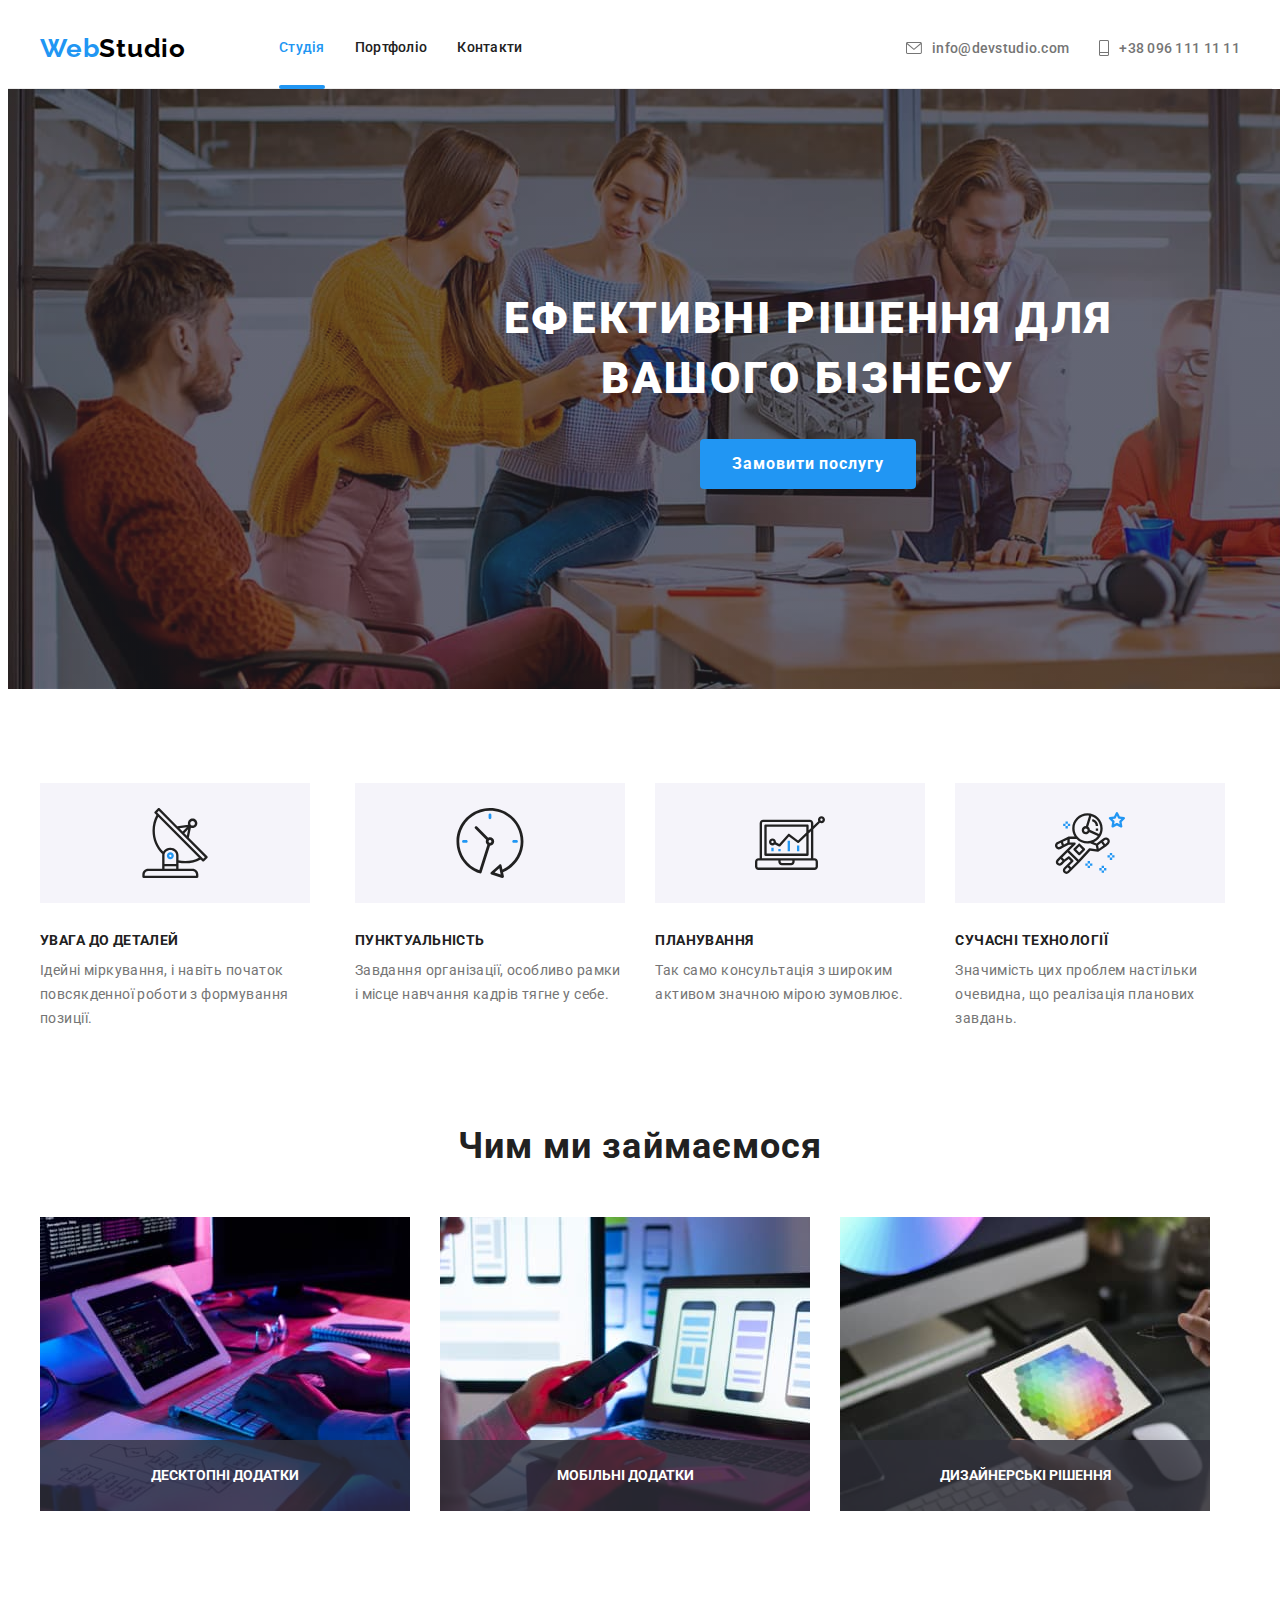
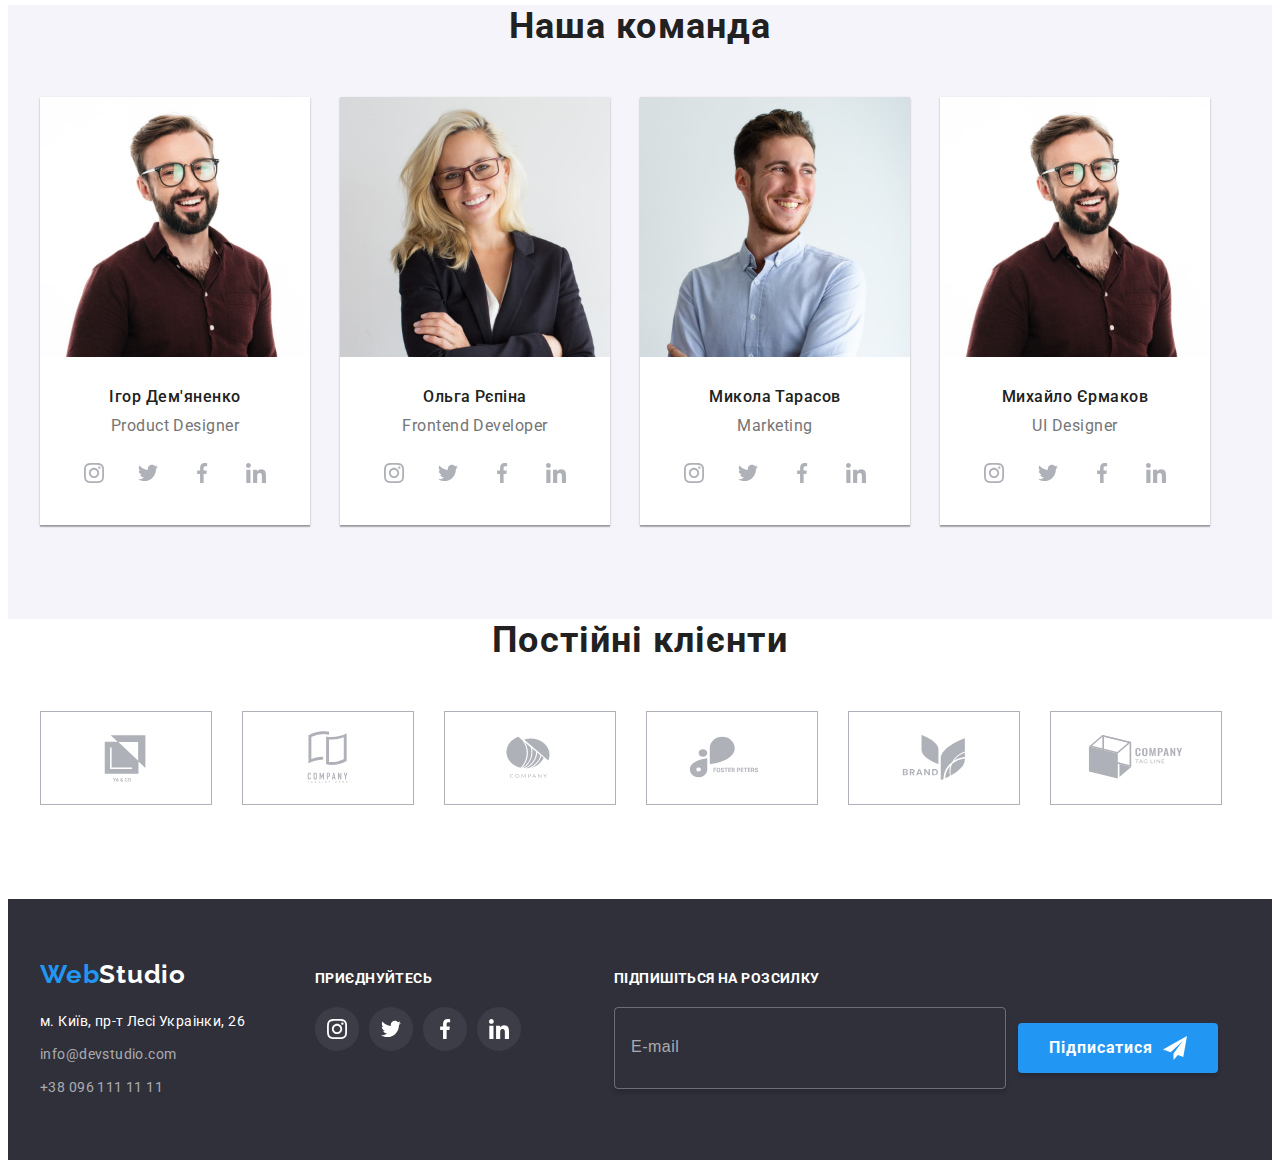
<file: index.html>
<!DOCTYPE html>
<html lang="uk">
  <head>
    <meta charset="UTF-8" />
    <meta name="vieport" content="width=device-width, initial-scale=1.0" />
    <title>Студія</title>
    <link rel="preconnect" href="https://fonts.googleapis.com" />
    <link rel="preconnect" href="https://fonts.gstatic.com" crossorigin />
    <link
      href="https://fonts.googleapis.com/css2?family=Raleway:wght@700&family=Roboto:wght@400;500;700;900&display=swap"
      rel="stylesheet"
    />
    <link
      rel="stylesheet"
      href="https://cdnjs.cloudflare.com/ajax/libs/modern-normalize/1.1.0/modern-normalize.min.css"
      integrity="sha512-wpPYUAdjBVSE4KJnH1VR1HeZfpl1ub8YT/NKx4PuQ5NmX2tKuGu6U/JRp5y+Y8XG2tV+wKQpNHVUX03MfMFn9Q=="
      crossorigin="anonymous"
      referrerpolicy="no-referrer"
    />
    <link rel="stylesheet" href="./css/styles.css" />
  </head>
  <body>
    <!--Header-->
    <header class="section-header">
      <div class="container header-flex">
        <!--Header Logo-->
        <div>
          <a class="logo link" href="./index.html"
            ><span class="logo-left">Web</span>Studio</a
          >
        </div>
        <!--Header Navigation-->
        <div>
          <ul class="nav-gap">
            <li class="list">
              <a href="./index.html" class="link nav-text current">Студія</a>
            </li>
            <li class="list">
              <a href="./portfolio.html" class="link nav-text">Портфоліо</a>
            </li>
            <li class="list">
              <a href="#contacts" class="link nav-text">Контакти</a>
            </li>
          </ul>
        </div>
        <!--Header Contacts-->
        <div class="contacts-left">
          <ul class="contacts-flex">
            <li class="list">
              <a href="mailto:info@devstudio.com" class="link contacts-text">
                <svg class="contacts-icon" width="16" height="12">
                  <use href="./images/icons.svg#icon-envelope"></use>
                </svg>
                info@devstudio.com</a
              >
            </li>
            <li class="list">
              <a href="tel:+380961111111" class="link contacts-text">
                <svg class="contacts-icon" width="10" height="16">
                  <use href="./images/icons.svg#icon-smartphone"></use>
                </svg>
                +38 096 111 11 11</a
              >
            </li>
          </ul>
        </div>
      </div>
    </header>
    <main>
      <!--Hero-->
      <section class="section hero">
        <div class="container hero image-hero">
          <h1 class="hero-title">Ефективні рішення для <br />вашого бізнесу</h1>
            <button type="button" class="hero-button" data-modal-open>Замовити послугу</button>
        </div>
      </section>
      <!--Qualities-->
      <section class="section">
        <div class="container">
          <h2 class="visually-hidden">Наші переваги</h2>
          <ul class="features list">
            <li>
              <div class="features-block">
                <svg width="70" height="70">
                  <use href="./images/icons.svg#icon-antenna"></use>
                </svg>
              </div>
              <h3>УВАГА ДО ДЕТАЛЕЙ</h3>
              <p>
                Ідейні міркування, і навіть початок повсякденної роботи з
                формування позиції.
              </p>
            </li>
            <li>
              <div class="features-block">
                <svg width="70" height="70">
                  <use href="./images/icons.svg#icon-clock"></use>
                </svg>
              </div>
              <h3>ПУНКТУАЛЬНІСТЬ</h3>
              <p>
                Завдання організації, особливо рамки і місце навчання кадрів
                тягне у себе.
              </p>
            </li>
            <li>
              <div class="features-block">
                <svg width="70" height="70">
                  <use href="./images/icons.svg#icon-diagram"></use>
                </svg>
              </div>
              <h3>ПЛАНУВАННЯ</h3>
              <p>
                Так само консультація з широким активом значною мірою зумовлює.
              </p>
            </li>
            <li>
              <div class="features-block">
                <svg width="70" height="70">
                  <use href="./images/icons.svg#icon-astronaut"></use>
                </svg>
              </div>
              <h3>СУЧАСНІ ТЕХНОЛОГІЇ</h3>
              <p>
                Значимість цих проблем настільки очевидна, що реалізація
                планових завдань.
              </p>
            </li>
          </ul>
        </div>
      </section>

      <!--What We Do-->

      <section class="section">
        <div class="container">
          <h2 class="title">Чим ми займаємося</h2>
          <ul class="list wwd">
            <li class="list wwd-list">
              <img
                src="./images/hands.jpeg"
                alt="Руки на клавіатурі"
                width="370"
              />
              <p class="wwd-text">Десктопні додатки</p>
            </li>
            <li class="list wwd-list">
              <img src="./images/templates.jpeg" alt="Шаблони" width="370" />
              <p class="wwd-text">Мобільні додатки</p>
            </li>
            <li class="list wwd-list">
              <img src="./images/palette.jpeg" alt="Палітра" width="370" />
              <p class="wwd-text">Дизайнерські рішення</p>
            </li>
          </ul>
        </div>
      </section>

      <!--Our Team-->

      <section class="team section">
        <div class="container">
          <h2 class="title">Наша команда</h2>
          <ul class="list flex">
            <li class="item">
              <img src="./images/igor.jpeg" alt="Ігор Дем'яненко" width="270" />
              <div class="team-pad">
                <h3>Ігор Дем'яненко</h3>
                <p lang="en">Product Designer</p>
                <ul class="team-social-list list">
                  <li class="team-social-item">
                    <a class="round link" href="">
                      <svg class="icon" width="20" height="20">
                        <use href="./images/icons.svg#icon-instagram"></use>
                      </svg>
                    </a>
                  </li>

                  <li class="team-social-item">
                    <a class="round link" href="">
                      <svg class="icon" width="20" height="20">
                        <use href="./images/icons.svg#icon-twitter"></use>
                      </svg>
                    </a>
                  </li>

                  <li class="team-social-item">
                    <a class="round link" href="">
                      <svg class="icon" width="20" height="20">
                        <use href="./images/icons.svg#icon-facebook"></use>
                      </svg>
                    </a>
                  </li>

                  <li class="team-social-item">
                    <a class="round link" href="">
                      <svg class="icon" width="20" height="20">
                        <use href="./images/icons.svg#icon-linkedin"></use>
                      </svg>
                    </a>
                  </li>
                </ul>
              </div>
            </li>
            <li class="item">
              <img src="./images/olga.jpeg" alt="Ольга Рєпіна" width="270" />
              <div class="team-pad">
                <h3>Ольга Рєпіна</h3>
                <p lang="en">Frontend Developer</p>
                <ul class="team-social-list list">
                  <li class="team-social-item">
                    <a class="round link" href="">
                      <svg class="icon" width="20" height="20">
                        <use href="./images/icons.svg#icon-instagram"></use>
                      </svg>
                    </a>
                  </li>

                  <li class="team-social-item">
                    <a class="round link" href="">
                      <svg class="icon" width="20" height="20">
                        <use href="./images/icons.svg#icon-twitter"></use>
                      </svg>
                    </a>
                  </li>

                  <li class="team-social-item">
                    <a class="round link" href="">
                      <svg class="icon" width="20" height="20">
                        <use href="./images/icons.svg#icon-facebook"></use>
                      </svg>
                    </a>
                  </li>

                  <li class="team-social-item">
                    <a class="round link" href="">
                      <svg class="icon" width="20" height="20">
                        <use href="./images/icons.svg#icon-linkedin"></use>
                      </svg>
                    </a>
                  </li>
                </ul>
              </div>
            </li>
            <li class="item">
              <img
                src="./images/mykola.jpeg"
                alt="Микола Тарасов"
                width="270"
              />
              <div class="team-pad">
                <h3>Микола Тарасов</h3>
                <p lang="en">Marketing</p>
                <ul class="team-social-list list">
                  <li class="team-social-item">
                    <a class="round link" href="">
                      <svg class="icon" width="20" height="20">
                        <use href="./images/icons.svg#icon-instagram"></use>
                      </svg>
                    </a>
                  </li>

                  <li class="team-social-item">
                    <a class="round link" href="">
                      <svg class="icon" width="20" height="20">
                        <use href="./images/icons.svg#icon-twitter"></use>
                      </svg>
                    </a>
                  </li>

                  <li class="team-social-item">
                    <a class="round link" href="">
                      <svg class="icon" width="20" height="20">
                        <use href="./images/icons.svg#icon-facebook"></use>
                      </svg>
                    </a>
                  </li>

                  <li class="team-social-item">
                    <a class="round link" href="">
                      <svg class="icon" width="20" height="20">
                        <use href="./images/icons.svg#icon-linkedin"></use>
                      </svg>
                    </a>
                  </li>
                </ul>
              </div>
            </li>
            <li class="item">
              <img src="./images/igor.jpeg" alt="Михайло Єрмаков" width="270" />
              <div class="team-pad">
                <h3>Михайло Єрмаков</h3>
                <p lang="en">UI Designer</p>
                <ul class="team-social-list list">
                  <li class="team-social-item">
                    <a class="round link" href="">
                      <svg class="icon" width="20" height="20">
                        <use href="./images/icons.svg#icon-instagram"></use>
                      </svg>
                    </a>
                  </li>

                  <li class="team-social-item">
                    <a class="round link" href="">
                      <svg class="icon" width="20" height="20">
                        <use href="./images/icons.svg#icon-twitter"></use>
                      </svg>
                    </a>
                  </li>

                  <li class="team-social-item">
                    <a class="round link" href="">
                      <svg class="icon" width="20" height="20">
                        <use href="./images/icons.svg#icon-facebook"></use>
                      </svg>
                    </a>
                  </li>

                  <li class="team-social-item">
                    <a class="round link" href="">
                      <svg class="icon" width="20" height="20">
                        <use href="./images/icons.svg#icon-linkedin"></use>
                      </svg>
                    </a>
                  </li>
                </ul>
              </div>
            </li>
          </ul>
        </div>
      </section>

      <!--Секція постійних клієнтів-->
      <section class="section">
        <div class="container">
          <h2 class="title">Постійні клієнти</h2>
          <ul class="client-list">
            <li class="list">
              <a class="client-link link" href="">
                <svg class="client-icon" width="106" height="60">
                  <use href="./images/icons.svg#icon-logo1"></use>
                </svg>
              </a>
            </li>
            <li class="list">
              <a class="client-link link" href="">
                <svg class="client-icon" width="106" height="60">
                  <use href="./images/icons.svg#icon-logo2"></use>
                </svg>
              </a>
            </li>
            <li class="list">
              <a class="client-link link" href="">
                <svg class="client-icon" width="106" height="60">
                  <use href="./images/icons.svg#icon-logo3"></use>
                </svg>
              </a>
            </li>
            <li class="list">
              <a class="client-link link" href="">
                <svg class="client-icon" width="106" height="60">
                  <use href="./images/icons.svg#icon-logo4"></use>
                </svg>
              </a>
            </li>

            <li class="list">
              <a class="client-link link" href="">
                <svg class="client-icon" width="106" height="60">
                  <use href="./images/icons.svg#icon-logo5"></use>
                </svg>
              </a>
            </li>
            <li class="list">
              <a class="client-link link" href="">
                <svg class="client-icon" width="106" height="60">
                  <use href="./images/icons.svg#icon-logo6"></use>
                </svg>
              </a>
            </li>
          </ul>
        </div>
      </section>
    </main>

    <!--Footer-->
    <footer class="section-footer">
      <div class="container">
        <div class="footer-container">
          <div class="footer-contact-container">

            <!--Footer Logo-->
            <a class="logo link logo-white push-margins" href="./index.html"
              ><span class="logo-left">Web</span>Studio</a
            >
            <!--Footer Contacts-->
            <address id="contacts">
              <ul class="list footer-contacts">
                <li class="list">
                  <a
                    class="link footer-contact push-margins-contacts"
                    href="https://goo.gl/maps/CPtrU1FHBa2aNyZL9"
                    target="_blank"
                    rel="noopener noreferrer nofollow"
                    >м. Київ, пр-т Лесі Украінки, 26</a
                  >
                </li>
                <li class="list">
                  <a
                    class="link footer-contact push-margins-contacts darkened"
                    href="mailto:info@devstudio.com"
                    >info@devstudio.com</a
                  >
                </li>
                <li class="list">
                  <a
                    class="link footer-contact darkened"
                    href="tel:+380961111111"
                    >+38 096 111 11 11</a
                  >
                </li>
              </ul>
            </address>
          </div>
          <div>
            <p class="appeal">приєднуйтесь</p>
            <!--Footer Social Networks List-->
            <ul class="footer-social-list">
              <li class="footer-social-item list">
                <a class="footer-social-link" href="">
                  <svg class="footer-social-icon" width="20" height="20">
                    <use href="./images/icons.svg#icon-instagram"></use>
                  </svg>
                </a>
              </li>
              <li class="footer-social-item list">
                <a class="footer-social-link" href="">
                  <svg class="footer-social-icon" width="20" height="20">
                    <use href="./images/icons.svg#icon-twitter"></use>
                  </svg>
                </a>
              </li>
              <li class="footer-social-item list">
                <a class="footer-social-link" href="">
                  <svg class="footer-social-icon" width="20" height="20">
                    <use href="./images/icons.svg#icon-facebook"></use>
                  </svg>
                </a>
              </li>
              <li class="footer-social-item list">
                <a class="footer-social-link" href="">
                  <svg class="footer-social-icon" width="20" height="20">
                    <use href="./images/icons.svg#icon-linkedin"></use>
                  </svg>
                </a>
              </li>
            </ul>
          </div>
          <div>
            <form name="subscribe-form" class="push-left">
              <p class="subscribe-title">Підпишіться на розсилку</p>
              <div class="subscribe-block">
                <input
                  class="subscribe-input"
                  type="email"
                  name="email"
                  id="email"
                  placeholder="E-mail"
                />
                <button class="subscribe-button" type="submit">
                  Підписатися<svg class="subscribe-icon" width="24" height="24">
                    <use href="./images/icons.svg#icon-send"></use>
                  </svg>
                </button>
              </div>
            </form>
          </div>
        </div>
      </div>
    </footer>
    <div class="backdrop is-hidden" data-modal>
      <div class="modal">
        <button type="button" class="button-close" data-modal-close>
          <svg class="close-icon" width="18" height="18">
            <use href="./images/icons.svg#icon-close-black"></use>
          </svg>
        </button>
        <p class="data-form-title">Залиште свої дані, ми вам передзвонимо</p>
        <form class="data-form" name="data-form">
          <label class="data-label" for="name">Ім'я</label>
          <div class="data-input-block">
            <input class="data-input" type="text" name="name" id="name" />
            <svg class="data-icon" width="18" height="18">
              <use href="./images/icons.svg#icon-person-black"></use>
            </svg>
          </div>
          <label class="data-label" for="tel">Телефон</label>
          <div class="data-input-block">
            <input class="data-input" type="tel" name="tel" id="tel" />
            <svg class="data-icon" width="18" height="18">
              <use href="./images/icons.svg#icon-phone-black"></use>
            </svg>
          </div>
          <label class="data-label" for="email">Пошта</label>
          <div class="data-input-block">
            <input class="data-input" type="email" name="email" id="email" />
            <svg class="data-icon" width="18" height="18">
              <use href="./images/icons.svg#icon-email-black"></use>
            </svg>
          </div>
          <label class="data-label" for="comment">Коментар</label>
          <textarea
            class="data-comment"
            name="comment"
            id="comment"
            placeholder="Введіть текст"
          ></textarea>
          <label class="data-check-label">
            <input class="visually-hidden data-checkbox" type="checkbox" name="agreement" />
            <div class="data-check-border">
              <svg class="data-check-icon" width="16" height="15">
                <use href="./images/icons.svg#icon-check"></use>
              </svg>
            </div>
            <p class="data-agreement">
              Погоджуюся з розсилкою та приймаю <a href="#" class="data-link">Умови договору</a>
            </p>
          </label>
          <button class="data-button" type="submit">Відправити</button>
        </form>
      </div>
    </div>
    <script src="./js/modal.js"></script>
  </body>
</html>
</file>
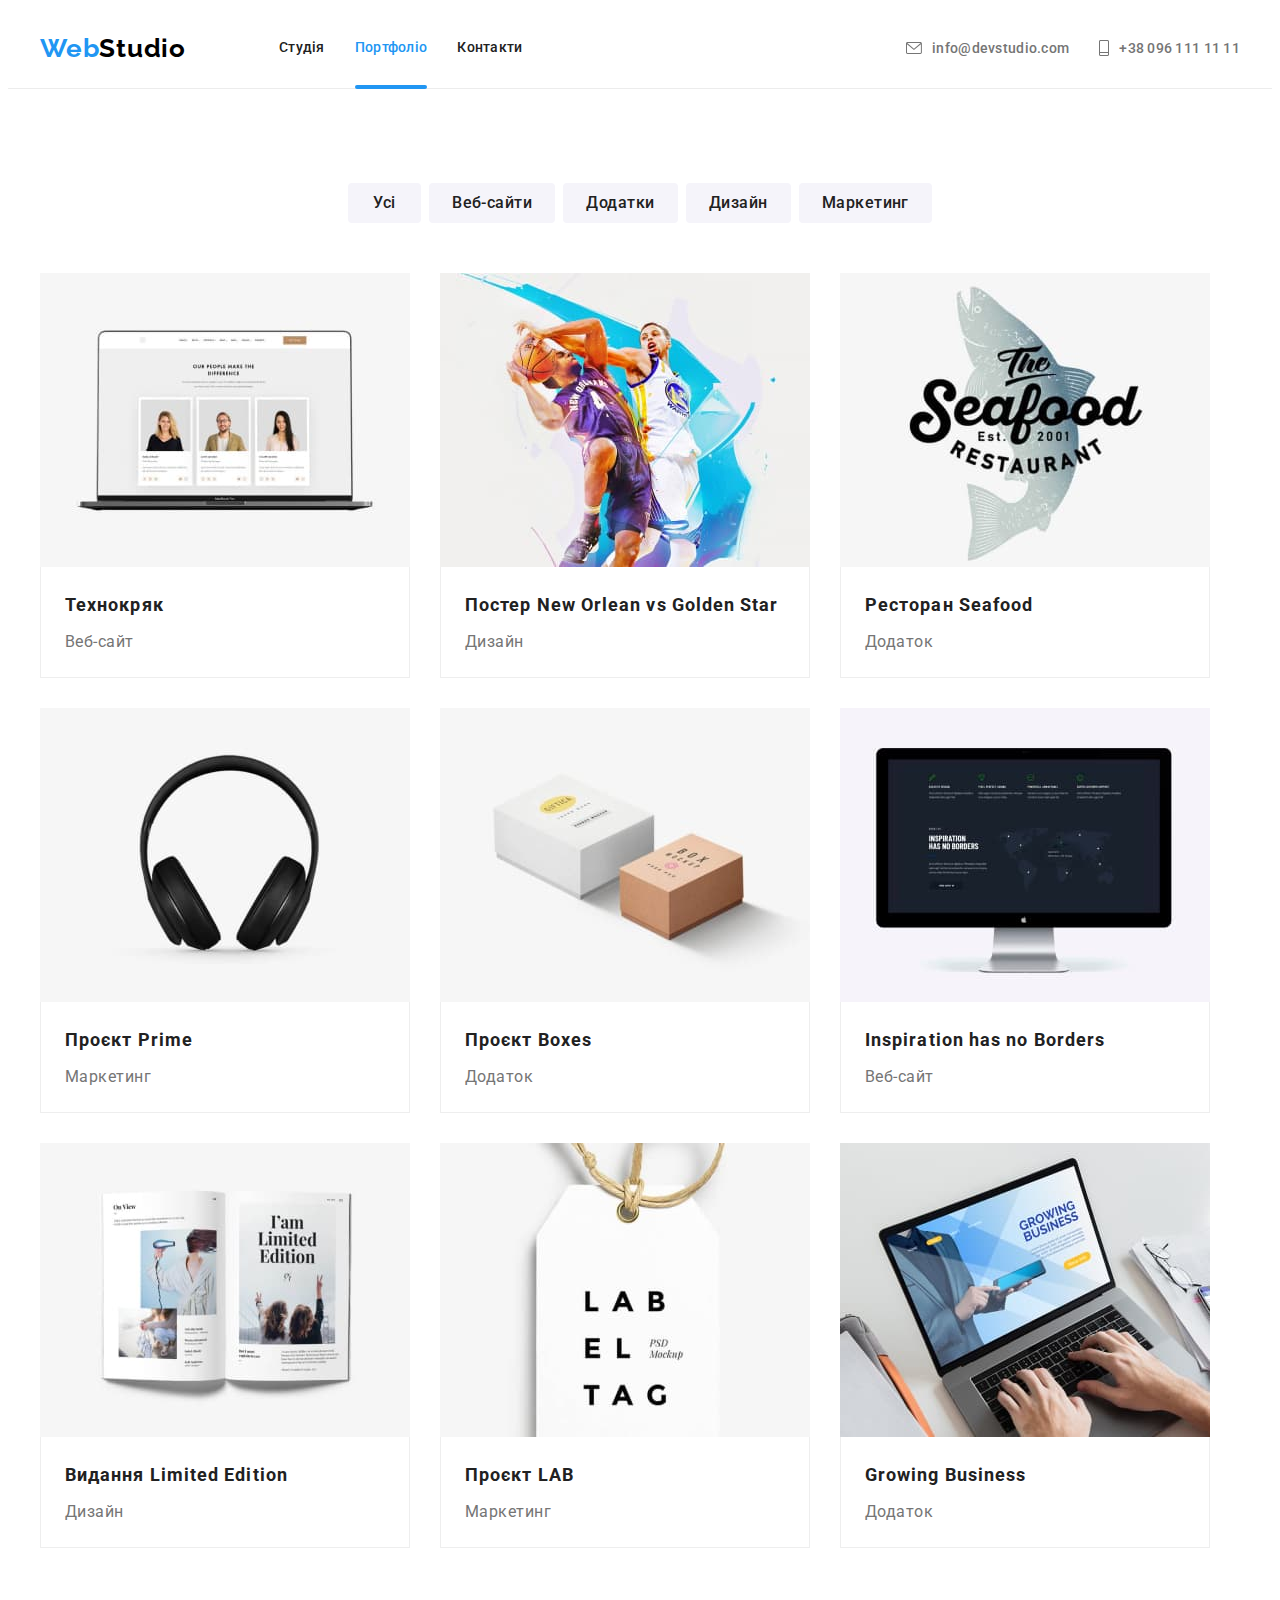
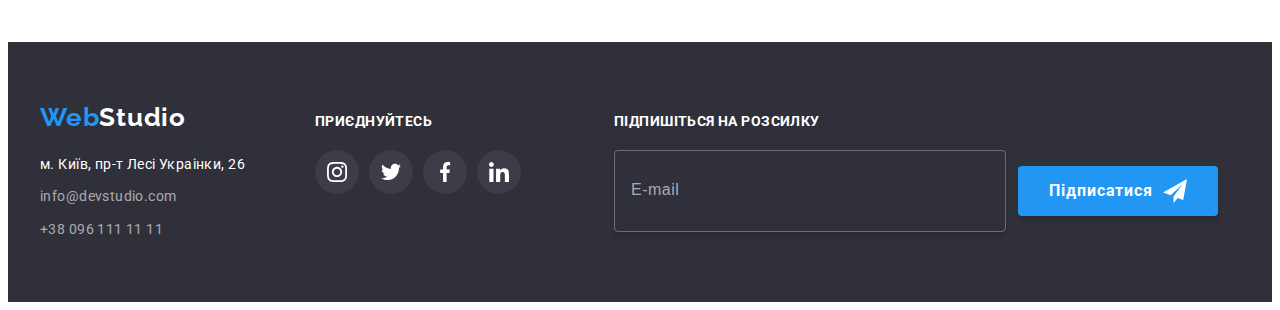
<file: portfolio.html>
<!DOCTYPE html>
<html lang="uk">
  <head>
    <meta charset="UTF-8" />
    <meta name="vieport" content="width=device-width, initial-scale=1.0" />
    <title>Портфоліо</title>
    <link rel="preconnect" href="https://fonts.googleapis.com" />
    <link rel="preconnect" href="https://fonts.gstatic.com" crossorigin />
    <link
      href="https://fonts.googleapis.com/css2?family=Raleway:wght@700&family=Roboto:wght@400;500;700;900&display=swap"
      rel="stylesheet"
    />
    <link
      rel="stylesheet"
      href="https://cdnjs.cloudflare.com/ajax/libs/modern-normalize/1.1.0/modern-normalize.min.css"
      integrity="sha512-wpPYUAdjBVSE4KJnH1VR1HeZfpl1ub8YT/NKx4PuQ5NmX2tKuGu6U/JRp5y+Y8XG2tV+wKQpNHVUX03MfMFn9Q=="
      crossorigin="anonymous"
      referrerpolicy="no-referrer"
    />
    <link rel="stylesheet" href="./css/styles.css" />
  </head>
  <body>
    <!--Header-->
    <header class="section-header">
      <div class="container header-flex">
        <!--Header Logo-->
        <div>
          <a class="logo link" href="./index.html"
            ><span class="logo-left">Web</span>Studio</a
          >
        </div>
        <!--Header Navigation-->
        <div>
          <ul class="nav-gap">
            <li class="list">
              <a href="./index.html" class="link nav-text">Студія</a>
            </li>
            <li class="list">
              <a href="./portfolio.html" class="link nav-text current"
                >Портфоліо</a
              >
            </li>
            <li class="list">
              <a href="#contacts" class="link nav-text">Контакти</a>
            </li>
          </ul>
        </div>
        <!--Header Contacts-->
        <div class="contacts-left">
          <ul class="contacts-flex">
            <li class="list">
              <a href="mailto:info@devstudio.com" class="link contacts-text">
                <svg class="contacts-icon" width="16" height="12">
                  <use href="./images/icons.svg#icon-envelope"></use>
                </svg>
                info@devstudio.com</a
              >
            </li>
            <li class="list">
              <a href="tel:+380961111111" class="link contacts-text">
                <svg class="contacts-icon" width="10" height="16">
                  <use href="./images/icons.svg#icon-smartphone"></use>
                </svg>
                +38 096 111 11 11</a
              >
            </li>
          </ul>
        </div>
      </div>
    </header>

    <main>
      <h1 class="visually-hidden">Портфоліо</h1>
      <h2 class="visually-hidden">Приклади робіт</h2>
      <!--Приклади робіт-->

      <section class="section works">
        <div class="container">
          <!--Фільтри типів робіт-->

          <ul class="list works-flex">
            <li class="btn">
              <button type="button" class="filter finger">Усі</button>
            </li>
            <li class="btn">
              <button type="button" class="filter finger">Веб-сайти</button>
            </li>
            <li class="btn">
              <button type="button" class="filter finger">Додатки</button>
            </li>
            <li class="btn">
              <button type="button" class="filter finger">Дизайн</button>
            </li>
            <li class="btn">
              <button type="button" class="filter finger">Маркетинг</button>
            </li>
          </ul>
          <!--Перелік робіт-->
          <ul class="list catalogue">
            <li class="catalogue-list">
              <div>
                <a href="#" class="catalogue-link">
                  <div class="description">
                    <img
                      src="./images/technocrack.jpeg"
                      alt="Відкритий ноутбук"
                      width="370"
                    />
                    <div class="overlay">
                      <p class="overlay-text">
                        Ресурс пропонує комплексні пропозиції з різним рівнем
                        функціоналу та сервісів. Все це дозволить відвідувачу
                        отримати вичерпні відомості про компанію чи приватну
                        особу.
                      </p>
                    </div>
                  </div>
                  <div class="works-pad">
                    <h3>Технокряк</h3>
                    <p>Веб-сайт</p>
                  </div>
                </a>
              </div>
            </li>
            <li class="catalogue-list">
              <div>
                <a href="#" class="catalogue-link">
                  <div class="description">
                    <img
                      src="./images/new-orlean.jpeg"
                      alt="Гравці в баскетбол"
                      width="370"
                    />
                    <div class="overlay">
                      <p class="overlay-text">
                        Ресурс пропонує комплексні пропозиції з різним рівнем
                        функціоналу та сервісів. Все це дозволить відвідувачу
                        отримати вичерпні відомості про компанію чи приватну
                        особу.
                      </p>
                    </div>
                  </div>
                  <div class="works-pad">
                    <h3>Постер New Orlean vs Golden Star</h3>
                    <p>Дизайн</p>
                  </div>
                </a>
              </div>
            </li>
            <li class="catalogue-list">
              <div>
                <a href="#" class="catalogue-link">
                  <div class="description">
                    <img
                      src="./images/seafood.jpeg"
                      alt="Лого ресторана Seafood"
                      width="370"
                    />
                    <div class="overlay">
                      <p class="overlay-text">
                        Ресурс пропонує комплексні пропозиції з різним рівнем
                        функціоналу та сервісів. Все це дозволить відвідувачу
                        отримати вичерпні відомості про компанію чи приватну
                        особу.
                      </p>
                    </div>
                  </div>
                  <div class="works-pad">
                    <h3>Ресторан Seafood</h3>
                    <p>Додаток</p>
                  </div>
                </a>
              </div>
            </li>
            <li class="catalogue-list">
              <div>
                <a href="#" class="catalogue-link">
                  <div class="description">
                    <img
                      src="./images/prime-project.jpeg"
                      alt="Чорні навушники"
                      width="370"
                    />
                    <div class="overlay">
                      <p class="overlay-text">
                        Ресурс пропонує комплексні пропозиції з різним рівнем
                        функціоналу та сервісів. Все це дозволить відвідувачу
                        отримати вичерпні відомості про компанію чи приватну
                        особу.
                      </p>
                    </div>
                  </div>
                  <div class="works-pad">
                    <h3>Проєкт Prime</h3>
                    <p>Маркетинг</p>
                  </div>
                </a>
              </div>
            </li>
            <li class="catalogue-list">
              <div>
                <a href="#" class="catalogue-link">
                  <div class="description">
                    <img
                      src="./images/boxes.jpeg"
                      alt="Дві коробки"
                      width="370"
                    />
                    <div class="overlay">
                      <p class="overlay-text">
                        Ресурс пропонує комплексні пропозиції з різним рівнем
                        функціоналу та сервісів. Все це дозволить відвідувачу
                        отримати вичерпні відомості про компанію чи приватну
                        особу.
                      </p>
                    </div>
                  </div>
                  <div class="works-pad">
                    <h3>Проєкт Boxes</h3>
                    <p>Додаток</p>
                  </div>
                </a>
              </div>
            </li>
            <li class="catalogue-list">
              <div>
                <a href="#" class="catalogue-link">
                  <div class="description">
                    <img
                      src="./images/inspiration.jpeg"
                      alt="Монітор від Apple"
                      width="370"
                    />
                    <div class="overlay">
                      <p class="overlay-text">
                        Ресурс пропонує комплексні пропозиції з різним рівнем
                        функціоналу та сервісів. Все це дозволить відвідувачу
                        отримати вичерпні відомості про компанію чи приватну
                        особу.
                      </p>
                    </div>
                  </div>
                  <div class="works-pad">
                    <h3>Inspiration has no Borders</h3>
                    <p>Веб-сайт</p>
                  </div>
                </a>
              </div>
            </li>
            <li class="catalogue-list">
              <div>
                <a href="#" class="catalogue-link">
                  <div class="description">
                    <img
                      src="./images/limited-edition.jpeg"
                      alt="Рогорнута книга"
                      width="370"
                    />
                    <div class="overlay">
                      <p class="overlay-text">
                        Ресурс пропонує комплексні пропозиції з різним рівнем
                        функціоналу та сервісів. Все це дозволить відвідувачу
                        отримати вичерпні відомості про компанію чи приватну
                        особу.
                      </p>
                    </div>
                  </div>
                  <div class="works-pad">
                    <h3>Видання Limited Edition</h3>
                    <p>Дизайн</p>
                  </div>
                </a>
              </div>
            </li>
            <li class="catalogue-list">
              <div>
                <a href="#" class="catalogue-link">
                  <div class="description">
                    <img
                      src="./images/lab-project.jpeg"
                      alt="Бейджик"
                      width="370"
                    />
                    <div class="overlay">
                      <p class="overlay-text">
                        Ресурс пропонує комплексні пропозиції з різним рівнем
                        функціоналу та сервісів. Все це дозволить відвідувачу
                        отримати вичерпні відомості про компанію чи приватну
                        особу.
                      </p>
                    </div>
                  </div>
                  <div class="works-pad">
                    <h3>Проєкт LAB</h3>
                    <p>Маркетинг</p>
                  </div>
                </a>
              </div>
            </li>
            <li class="catalogue-list">
              <div>
                <a href="#" class="catalogue-link">
                  <div class="description">
                    <img
                      src="./images/growing-business.jpeg"
                      alt="Руки на клавіатурі ноутбука"
                      width="370"
                    />
                    <div class="overlay">
                      <p class="overlay-text">
                        Ресурс пропонує комплексні пропозиції з різним рівнем
                        функціоналу та сервісів. Все це дозволить відвідувачу
                        отримати вичерпні відомості про компанію чи приватну
                        особу.
                      </p>
                    </div>
                  </div>
                  <div class="works-pad">
                    <h3>Growing Business</h3>
                    <p>Додаток</p>
                  </div>
                </a>
              </div>
            </li>
          </ul>
        </div>
      </section>
    </main>
    <!--Footer-->
    <footer class="section-footer">
      <div class="container">
        <div class="footer-container">
          <div class="footer-contact-container">

            <!--Footer Logo-->
            <a class="logo link logo-white push-margins" href="./index.html"
              ><span class="logo-left">Web</span>Studio</a
            >
            <!--Footer Contacts-->
            <address id="contacts">
              <ul class="list footer-contacts">
                <li class="list">
                  <a
                    class="link footer-contact push-margins-contacts"
                    href="https://goo.gl/maps/CPtrU1FHBa2aNyZL9"
                    target="_blank"
                    rel="noopener noreferrer nofollow"
                    >м. Київ, пр-т Лесі Украінки, 26</a
                  >
                </li>
                <li class="list">
                  <a
                    class="link footer-contact push-margins-contacts darkened"
                    href="mailto:info@devstudio.com"
                    >info@devstudio.com</a
                  >
                </li>
                <li class="list">
                  <a
                    class="link footer-contact darkened"
                    href="tel:+380961111111"
                    >+38 096 111 11 11</a
                  >
                </li>
              </ul>
            </address>
          </div>
          <div>
            <p class="appeal">приєднуйтесь</p>
            <!--Footer Social Networks List-->
            <ul class="footer-social-list">
              <li class="footer-social-item list">
                <a class="footer-social-link" href="">
                  <svg class="footer-social-icon" width="20" height="20">
                    <use href="./images/icons.svg#icon-instagram"></use>
                  </svg>
                </a>
              </li>
              <li class="footer-social-item list">
                <a class="footer-social-link" href="">
                  <svg class="footer-social-icon" width="20" height="20">
                    <use href="./images/icons.svg#icon-twitter"></use>
                  </svg>
                </a>
              </li>
              <li class="footer-social-item list">
                <a class="footer-social-link" href="">
                  <svg class="footer-social-icon" width="20" height="20">
                    <use href="./images/icons.svg#icon-facebook"></use>
                  </svg>
                </a>
              </li>
              <li class="footer-social-item list">
                <a class="footer-social-link" href="">
                  <svg class="footer-social-icon" width="20" height="20">
                    <use href="./images/icons.svg#icon-linkedin"></use>
                  </svg>
                </a>
              </li>
            </ul>
          </div>
          <div>
            <form name="subscribe-form" class="push-left">
              <p class="subscribe-title">Підпишіться на розсилку</p>
              <div class="subscribe-block">
                <input
                  class="subscribe-input"
                  type="email"
                  name="email"
                  id="email"
                  placeholder="E-mail"
                />
                <button class="subscribe-button" type="submit">
                  Підписатися<svg class="subscribe-icon" width="24" height="24">
                    <use href="./images/icons.svg#icon-send"></use>
                  </svg>
                </button>
              </div>
            </form>
          </div>
        </div>
      </div>
    </footer>
  </body>
</html>
</file>
<file: css/styles.css>
:root {
  --text-color: #757575;
  --accent-color: #2196f3;
  /* Бо ментор проти 
  --backgroung-color: #F5F5F5;
  */
  --title-color: #212121;
  --white-color: #fff;
  --black-color: #000;
  --hero-background: #2F303A;
  --team-background: #F5F4FA;
  --works-background: #EEEEEE;
  --dark-address: rgba(255, 255, 255, 0.6);
  --icon-color: #AFB1B8;
  --icon-background: #ffffff10;
  --overlay-background: rgba(33, 150, 243, 0.9);
  --hero-button-active: #188CE8;
  --email-color: rgba(255, 255, 255, 0.6);
  --border-color: rgba(255, 255, 255, 0.3);
  --button-shadow-color: rgba(0, 0, 0, 0.15);
  --modal-button-color: rgba(0, 0, 0, 0.1);
  --input-color: rgba(33, 33, 33, 0.2);
    --comment-color: rgba(117, 117, 117, 0.5);
}

/* reset styles */
h1,
h2,
h3,
h4,
h5,
h6,
p,
ul {
  margin: 0;
}

img {
  display: block;
}

body {
  color: var(--text-color);
  font-family: Roboto, sans-serif;
  font-style: normal;
}

.list {
  list-style: none;
}

.link {
  text-decoration: none;
}

.finger {
  cursor: pointer;
}

.container {
  width: 1200px;
  padding-left: 15px;
  padding-right: 15px;
  margin-left: auto;
  margin-right: auto;
}

.section {
  padding: 0 0 94px;
}

.make-flex {
  display: flex;
}

/* Header */
.section-header {
  background-color: var(--white-color);
  border-bottom: #ECECEC solid 1px;
}

.header-flex {
  display: flex;
  align-items: center;
}

/* Header Logo */
.logo {
  font-family: Raleway, sans-serif;
  color: var(--black-color);
  font-weight: 700;
  font-size: 26px;
  line-height: 1.17;
  letter-spacing: 0.03em;
  margin-right: 93px;
  transition: color 250ms cubic-bezier(0.4, 0, 0.2, 1);
}

.logo:hover,
.logo:focus {
  color: var(--accent-color);
}

.logo-left {
  color: var(--accent-color);
}

.logo-white {
  color: var(--white-color);
}

/* Header Navigation */
.nav-gap {
  display: flex;
  gap: 30px;
  padding-left: 0;
}

.nav-text {
  display: block;
  font-weight: 500;
  font-size: 14px;
  line-height: 1.14;
  letter-spacing: 0.02em;
  color: var(--title-color);
  padding: 32px 0;
  position: relative;
  transition: color 250ms cubic-bezier(0.4, 0, 0.2, 1);
}

.nav-text.current {
  color: var(--accent-color);
}

.nav-text.current::after {
  position: absolute;
  display: block;
  content: '';
  width: 100%;
  height: 4px;
  border-radius: 2px;
  bottom: -1px;
  background-color: var(--accent-color);
}

.nav-text:hover,
.nav-text:focus {
  color: var(--accent-color);
}

/* Header Contacts */
.contacts-left {
  margin-left: auto;
}

.contacts-flex {
  display: flex;
  gap: 30px;
  padding-left: 0;
}

.contacts-text {
  display: flex;
  color: var(--secondary-text-color);
  align-items: center;
  font-weight: 500;
  font-size: 14px;
  line-height: 16px;
  letter-spacing: 0.02em;
  color: var(--secondary-text-color);
  padding: 32px 0;
  transition: color 250ms cubic-bezier(0.4, 0, 0.2, 1);
}

.contacts-text:hover,
.contacts-text:focus {
  color: var(--accent-color);
}

.contacts-icon {
  align-items: center;
  margin-right: 10px;
  fill: currentColor;
}


/* Hero */

.hero {
  text-align: center;
  /* background-color: var(--hero-background);*/
}

.image-hero {
  background-color: var(--white-color);
  padding: 200px 0;
  min-width: 1600px;
  background-image: linear-gradient(to right,
      rgba(47, 48, 58, 0.4),
      rgba(47, 48, 58, 0.4)),
    url(../images/hero.jpeg);
  background-repeat: no-repeat;
  background-position: center;
  background-size: contain;
  text-align: center;
}

.hero-title {
  color: var(--white-color);
  font-weight: 900;
  font-size: 44px;
  line-height: 1.36;
  letter-spacing: 0.06em;
  text-transform: uppercase;
  margin-bottom: 30px;
}


.hero-button {
  font-family: inherit;
  color: var(--white-color);
  background-color: var(--accent-color);
  font-weight: 700;
  font-size: 16px;
  line-height: 1.88em;
  letter-spacing: 0.06em;
  min-width: 216px;
  min-height: 50px;
  padding: 10px 32px;
  border-radius: 4px;
  border: 0 solid transparent;
  display: inline-block;
  transition: background-color 250ms cubic-bezier(0.4, 0, 0.2, 1),
    color 250ms cubic-bezier(0.4, 0, 0.2, 1);
}

.hero-button:hover,
.hero-button:focus {
  color: var(--white-color);
  background-color: var(--hero-button-active);
    cursor: pointer;
}

/* Features */
.features {
  display: flex;
  gap: 30px;
  padding-left: 0;
}

.features h3 {
  font-weight: 700;
  font-size: 14px;
  line-height: 1.14;
  letter-spacing: 0.03em;
  text-transform: uppercase;
  color: var(--title-color);
  margin-bottom: 10px;
}

.features p {
  font-size: 14px;
  line-height: 1.71;
  letter-spacing: 0.03em;
}

.features-block {
  display: flex;
  width: 270px;
  height: 120px;
  align-items: center;
  justify-content: center;
  margin-bottom: 30px;
  margin-right: 0;
  background-color: var(--team-background);
}


/* Header syle for <h2> */
.title {
  font-weight: 700;
  font-size: 36px;
  line-height: 1.174;
  text-align: center;
  letter-spacing: 0.03em;
  color: var(--title-color);
  margin-bottom: 50px;
}

/* What We Do */

.wwd {
  display: flex;
  gap: 30px;
  padding-left: 0;
}

.wwd-list {
  position: relative;
}

.wwd-text {
  width: 100%;
  position: absolute;
  bottom: 0;
  left: 0;
  padding: 27px 0px;
  font-weight: 700;
  font-size: 14px;
  line-height: 1.17;
  text-align: center;
  text-transform: uppercase;
  color: var(--white-color);
  background-color: rgba(47, 48, 58, 0.8);
}

/* Our Team */
.team {
  background-color: var(--team-background);
}

.team-pad {
  padding: 30px 32px;
}

.team .flex {
  display: flex;
  flex-wrap: wrap;
  gap: 30px;
  padding-left: 0;
}

.team .item {

  box-shadow: 0px 1px 3px rgba(0, 0, 0, 0.12), 0px 1px 1px rgba(0, 0, 0, 0.14),
    0px 2px 1px rgba(0, 0, 0, 0.2);
}

.team li {
  background-color: var(--white-color);
}

.team h3 {
  font-weight: 500;
  font-size: 16px;
  line-height: 1.19;
  text-align: center;
  letter-spacing: 0.03em;
  color: var(--title-color);
  margin-bottom: 10px;
}

.team p {
  font-size: 16px;
  line-height: 1.19;
  text-align: center;
  letter-spacing: 0.03em;
  margin-bottom: 16px;
}


.team-social-list {
  display: flex;
  gap: 10px;
  padding: 0;
  margin-top: 16px;
  list-style: none;
  justify-content: space-between;
  align-items: center;
}

.team-social-item {
  width: 44px;
  height: 44px;
}

.team .round {
  width: 44px;
  height: 44px;
  display: block;
  border-radius: 50%;
  color: var(--icon-color);
  background-color: var(--white-color);
  transition: background-color 250ms cubic-bezier(0.4, 0, 0.2, 1),
    color 250ms cubic-bezier(0.4, 0, 0.2, 1);
}

.round:hover,
.round:focus {
  color: var(--white-color);
  background-color: var(--accent-color);
}

.team .icon {
  margin: 12px 0px 0px 12px;
  fill: currentColor;
}


/* ---------------Clients---------------- */
.client-list {
  display: flex;
  padding-left: 0;
  gap: 30px;
}

.client-link {
  display: flex;
  justify-content: center;
  align-items: center;
  width: 170px;
  height: 92px;
  border: 1px solid var(--icon-color);
  color: var(--icon-color);
  background-color: var(--white-color);
  transition: color 250ms cubic-bezier(0.4, 0, 0.2, 1),
    border-color 250ms cubic-bezier(0.4, 0, 0.2, 1);
}

.client-icon {
  fill: currentColor;
}

.client-link:hover,
.client-link:focus {
  color: var(--accent-color);
  border-color: var(--accent-color);
}


/* Footer */
.section-footer {
  background-color: var(--hero-background);

}

.footer-divide {
  display: flex;
  align-items: baseline;
}

.push-margins {
  display: block;
  margin-bottom: 20px;
  margin-right: 0;
}

/* Footer Contacts*/
.footer-contacts {
  padding-left: 0;
}

.push-margins-contacts {
  display: block;
  margin-bottom: 9px;
}

.footer-contact {
  display: block;
  font-style: normal;
  font-size: 14px;
  line-height: 1.71;
  letter-spacing: 0.03em;
  color: var(--white-color);
  transition: color 250ms cubic-bezier(0.4, 0, 0.2, 1);
}

.darkened {
  color: var(--dark-address);
}

.footer-contact:hover,
.footer-contact:focus {
  color: var(--accent-color);
}

/* Footer Socials*/
.social-margin {
  margin-left: 70px;
}

.appeal {
  display: block;
  line-height: 1.17;
  color: var(--white-color);
  font-weight: 700;
  font-size: 14px;
  letter-spacing: 0.03em;
  text-transform: uppercase;
  margin-bottom: 20px;
}

.footer-social-item {
  display: block;
  width: 44px;
  height: 44px;
  color: var(--white-color);
}

.footer-social-icon {
  fill: currentColor;
}

.footer-social-link {
  display: flex;
  width: 100%;
  height: 100%;
  border-radius: 50%;
  justify-content: center;
  align-items: center;
  background-color: var(--icon-background);
  color: var(--white-color);
  transition: background-color 250ms cubic-bezier(0.4, 0, 0.2, 1),
    color 250ms cubic-bezier(0.4, 0, 0.2, 1);
}

.footer-social-link:hover,
.footer-social-link:focus {
  color: var(--white-color);
  background-color: var(--accent-color);
}

/* Footer Email */



.footer {
  background-color: var(--dark-color);
}

.footer-container {
  display: flex;
  padding: 60px 0;
  gap: 70px;
  align-items: baseline;
}

.footer-contact-container {
  display: block;
}

.logo-link {
  display: block;
  margin-bottom: 20px;
  padding: 0;
}

.logo-studio-footer {
  color: var(--inversion-color);
}



.footer-social-list {
  display: flex;
  justify-content: center;
  align-items: center;
  gap: 10px;
  padding-left: 0;
}

.push-left {
  margin-left: 23px;
}

.subscribe-title {
  display: block;
  margin: 0 0 20px 0;
  font-size: 14px;
  font-weight: 700;
  line-height: 1.17;
  letter-spacing: 0.03em;
  text-transform: uppercase;
  color: var(--white-color);
}

.subscribe-block {
  display: flex;
  justify-content: center;
  align-items: center;
  margin: 0;
}

.subscribe-input {
  width: 358px;
  height: 50px;
  margin: 0 12px 0 0;
  padding: 15px 16px;
  border: 1px solid var(--border-color);
  border-radius: 4px;
  background-color: transparent;
  color: var(--email-color);
  outline: 0;
  cursor: pointer;
  box-shadow: 0px 4px 4px var(--button-shadow-color);
}

.subscribe-input::placeholder {
  font-size: 16px;
  font-weight: 400;
  line-height: 1.25;
  letter-spacing: 0.03em;
  color: var(--email-color);
}

.subscribe-button {
  display: flex;
  width: 200px;
  justify-content: center;
  align-items: center;
  gap: 10px;
  padding: 10px;
  margin: 0 auto;
  background-color: var(--accent-color);
  color: var(--white-color);
  border: 0;
  border-radius: 4px;
  cursor: pointer;
  box-shadow: 0px 4px 4px var(--button-shadow-color);
  font-family: inherit;
  font-size: 16px;
  font-weight: 700;
  line-height: 1.875;
  letter-spacing: 0.06em;
  transition: backdrop-color 250ms cubic-bezier(0.4, 0, 0.2, 1);
}

.subscribe-button:hover,
.subscribe-button:focus {
  background-color: var(--hero-button-active);
}

.subscribe-icon {
  fill: currentColor;
}









/* Works */
.works {
  padding-top: 94px;
}

/* Works - Filter buttons for the list of works */
.filter {
  font-weight: 500;
  font-size: 16px;
  line-height: 1.62;
  text-align: center;
  letter-spacing: 0.03em;
  color: var(--title-color);
  background-color: var(--team-background);
  font-family: inherit;
  display: inline-block;
  min-width: 73px;
  min-height: 38px;
  border-radius: 4px;
  padding: 6px 22px;
  border: 1px solid transparent;
  transition: background-color 250ms cubic-bezier(0.4, 0, 0.2, 1),
    color 250ms cubic-bezier(0.4, 0, 0.2, 1),
    box-shadow 250ms cubic-bezier(0.4, 0, 0.2, 1);
}


.filter:hover,
.filter:focus {
  color: var(--white-color);
  background-color: var(--accent-color);
  box-shadow: 0px 3px 1px rgba(0, 0, 0, 0.1), 0px 1px 2px rgba(0, 0, 0, 0.08),
    0px 2px 2px rgba(0, 0, 0, 0.12);
}

/* The list of works */
.works {
  list-style: none;
  padding: 94px 0 94px;
}

.works-flex {
  display: flex;
  gap: 8px;
  justify-content: center;
  padding: 0 0 50px;
}

.catalogue {
  display: flex;
  flex-wrap: wrap;
  gap: 30px;
  padding-left: 0;
}

.catalogue-list {
  display: block;
  width: 370px;
}

.catalogue-link {
  display: block;
  text-decoration: none;
  transition: transform 250ms cubic-bezier(0.4, 0, 0.2, 1);
}

.catalogue-link:hover,
.catalogue-link:focus {
  box-shadow: 0px 1px 1px rgba(0, 0, 0, 0.12), 0px 4px 4px rgba(0, 0, 0, 0.06),
    1px 4px 6px rgba(0, 0, 0, 0.16);
}

.works-pad {
  padding: 20px 24px;
  border: 1px solid var(--works-background);
  border-top: none;
}

.catalogue .description {
  position: relative;
  overflow: hidden;
}

.catalogue .overlay {
  position: absolute;
  display: inline-block;
  content: '';
  width: 100%;
  height: 100%;
  top: 0;
  left: 0;
  transform: translateY(100%);
  transition: transform 250ms cubic-bezier(0.4, 0, 0.2, 1);
}

.catalogue .overlay-text {
  position: absolute;
  top: 0;
  left: 0;
  padding: 63px 24px;
  font-size: 18px;
  line-height: 1.56;
  color: var(--white-color);
  background-color: var(--overlay-background);
}

.catalogue .catalogue-list:hover .overlay {
  transform: translateY(0);
}

.catalogue h3 {
  font-weight: 700;
  font-size: 18px;
  line-height: 2;
  letter-spacing: 0.06em;
  color: var(--title-color);
  background-color: var(--white-color);
  margin-bottom: 4px;
}

.catalogue p {
  font-size: 16px;
  line-height: 1.88;
  letter-spacing: 0.03em;
  color: var(--text-color);
  background-color: var(--white-color);
}

/* Modal */


.is-hidden {
  opacity: 0;
  visibility: hidden;
  pointer-events: none;
}

.modal {
  padding: 40px;
  width: 528px;
  background-color: var(--white-color);
  box-shadow: 0px 2px 1px rgba(0, 0, 0, 0.2),
    0px 1px 1px rgba(0, 0, 0, 0.14),
    0px 1px 3px rgba(0, 0, 0, 0.12);
  border-radius: 4px;

  position: absolute;
  left: 50%;
  top: 50%;
  transform: translate(-50%, -50%) scaleX(1);
  transition: transform 250ms cubic-bezier(0.4, 0, 0.2, 1);
}

.backdrop.is-hidden .modal {
  transform: translate(-50%, -50%) scaleX(0.5);
}

.button-close {
  display: flex;
  justify-content: center;
  align-items: center;
  width: 30px;
  height: 30px;
  border-radius: 50%;
  border: 1px solid var(--modal-button-color);
  background-color: var(--white-color);
  fill: var(--black-color);
  cursor: pointer;

  position: absolute;
  right: 8px;
  top: 8px;
  transition: fill 250ms cubic-bezier(0.4, 0, 0.2, 1);
}

.button-close:hover,
.button-close:focus {
  fill: var(--accent-color);
}

.data-form-title {
  margin: 0;
  margin-bottom: 12px;
  text-align: center;
  font-size: 20px;
  font-weight: 700;
  line-height: 1.172;
  letter-spacing: 0.03em;
  color: var(--title-color);
}

.data-form {
  display: block;
  width: 100%;
  height: 466px;
  margin: 0;
}

.data-label {
  display: block;
  margin-bottom: 4px;
  color: var(--label-color);
  cursor: pointer;

  font-size: 12px;
  font-weight: 400;
  line-height: 1.171;
  letter-spacing: 0.01em;
}

.data-input {
  display: block;
  padding: 11px 12px 11px 42px;
  width: 100%;
  height: 40px;
  border: 1px solid var(--input-color);
  border-radius: 4px;
  cursor: pointer;
  outline: none;

  transition: border-color 250ms cubic-bezier(0.4, 0, 0.2, 1);
}

.data-input:hover,
.data-input:focus {
  border-color: var(--accent-color);
}

.data-input-block {
  margin: 0;
  margin-bottom: 10px;
  position: relative;
  color: var(--black-color);
}

.data-icon {
  position: absolute;
  left: 12px;
  top: 11px;
  fill: currentColor;
  transition: fill 250ms cubic-bezier(0.4, 0, 0.2, 1);
}
.data-icon:hover {
  fill: var(--accent-color);
}

.data-input:hover+.data-icon,
.data-input:focus+.data-icon {
  fill: var(--accent-color);
}

.data-comment {
  width: 100%;
  height: 120px;
  resize: none;
  border: 1px solid var(--input-color);
  border-radius: 4px;
  margin-bottom: 20px;
  padding: 16px 12px;
  cursor: pointer;
  outline: none;

  font-size: 14px;
  font-weight: 400;
  line-height: 1.2;
  letter-spacing: 0.01em;

  transition: border-color 250ms cubic-bezier(0.4, 0, 0.2, 1);
}

.data-comment:hover,
.data-comment:focus {
  border-color: var(--accent-color);
}

.data-comment::placeholder {
  font-size: 12px;
  font-weight: 400;
  line-height: 1.17;
  letter-spacing: 0.01em;
  color: var(--comment-color);
}

.data-check-label {
  display: flex;
  justify-content: center;
  align-items: center;
  gap: 9px;
  margin-bottom: 30px;
  cursor: pointer;
}

.data-agreement {
  margin: 0;
  font-size: 14px;
  font-weight: 400;
  line-height: 1.7;
  letter-spacing: 0.03em;
  color: var(--text-color);
}

.data-check-border {
  display: flex;
  justify-content: center;
  align-items: center;
  width: 16px;
  height: 15px;
  border: 2px solid var(--title-color);
  border-radius: 2px;
  background-color: var(--white-color);
  color: var(--white-color);

  transition: background-color 250ms cubic-bezier(0.4, 0, 0.2, 1);
}

.data-check-icon {
  fill: currentColor;
}

.data-checkbox:checked+.data-check-border {
  background-color: var(--accent-color);
  border: none;
}



.data-link {
  color: var(--accent-color);
}

.data-button {
  display: block;
  margin: 0 auto;
  width: 200px;
  padding: 10px 52px;
  background-color: var(--accent-color);
  color: var(--white-color);
  border: 0;
  border-radius: 4px;
  box-shadow: 0px 4px 4px var(--button-shadow-color);
  cursor: pointer;

  font-family: inherit;
  font-size: 16px;
  font-weight: 700;
  line-height: 1.875;
  letter-spacing: 0.06em;

  transition: background-color 250ms cubic-bezier(0.4, 0, 0.2, 1);
}

.data-button:hover,
.data-button:focus {
  background-color: var(--hero-button-active);
}

/* Readable Hiding */
.visually-hidden {
  position: absolute;
  width: 1px;
  height: 1px;
  margin: -1px;
  padding: 0;
  overflow: hidden;
  border: 0;
  clip: rect(0 0 0 0);
}
</file>
